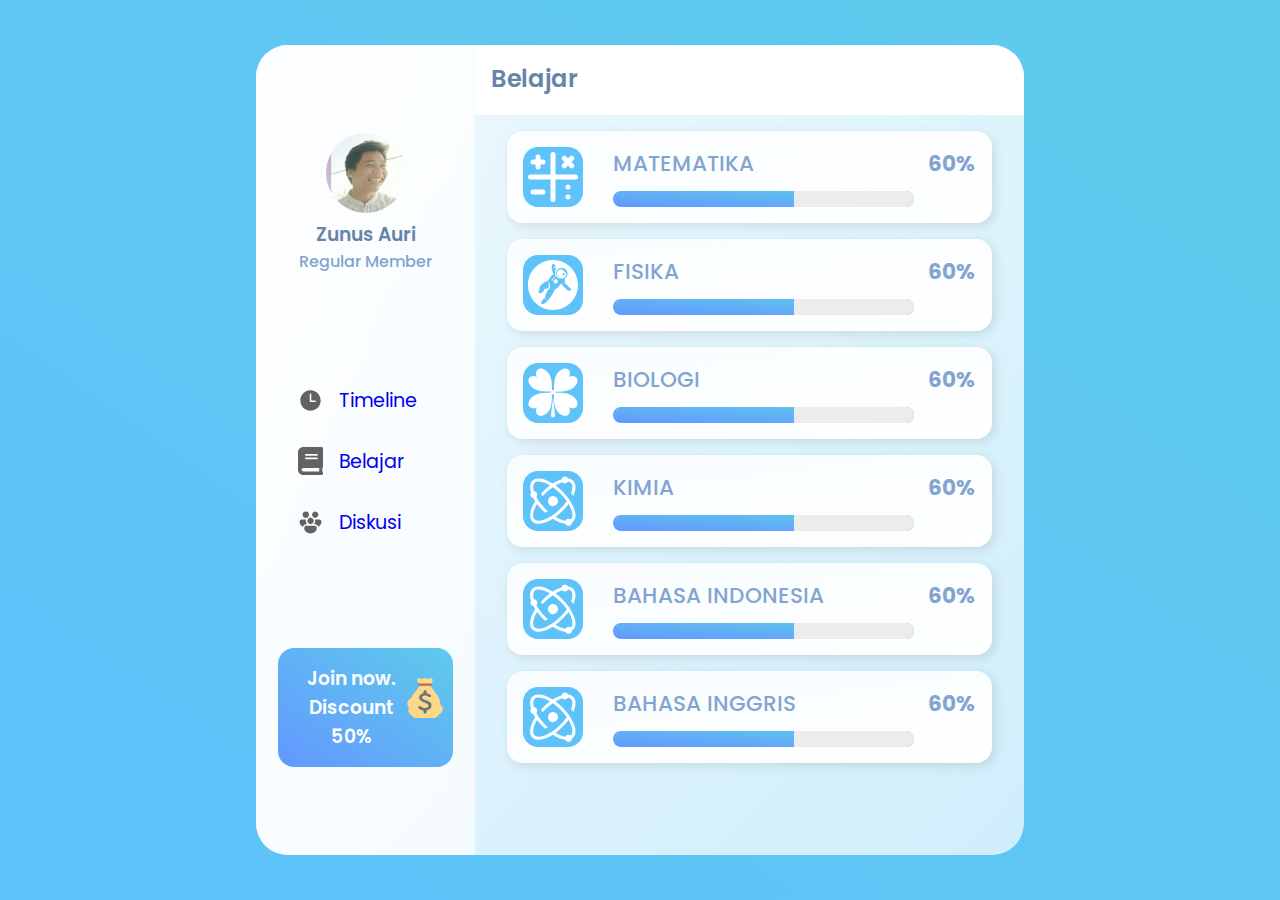
<file: index.html>
<!DOCTYPE html>
<html lang="en">
<head>
<meta charset="UTF-8">
    <meta name="viewport" content="width=device-width, initial-scale=1.0">
    <title>Tjendekia : Belajar</title>
    <link rel="preconnect" href="https://fonts.gstatic.com">
    <link href="https://fonts.googleapis.com/css2?family=Poppins:wght@400;500;700&display=swap" rel="stylesheet">
    <link rel="stylesheet" href="style.css">
</head>
<body>
    <main>
        <section class="glass">
            <div class="dashboard">
                <div class="user">
                    <img src="./Images/avatar.jpeg" alt="">
                    <h3>Zunus Auri</h3>
                    <p>Regular Member</p>
                </div>
                <div class="links">
                    <div class="link">
                        <img src="./Images/timeline.svg" alt="">
                        <a href="timeline.html">Timeline</a>
                    </div>
                    <div class="link">
                        <img src="./Images/belajar.svg" alt="">
                        <a href="index.html">Belajar</a>
                    </div>
                    <div class="link">
                        <img src="./Images/diskusi.svg" alt="">
                        <a href="diskusi.html">Diskusi</a>
                    </div>
                </div>
                <div class="pro">
                    <h3>Join now. Discount 50%</h3>
                    <img src="./Images/money.svg" alt="">
                </div>
            </div>
            <div class="menu">
                <div class="status-menu">
                    <h1>Belajar</h1>
                </div>
                <div class="contents">
                    <div class="container-contents-overflow">

                        <!-- DAFTAR KONTEN -->
                        <a href="bab.html" class="card-hyperlink">
                            <div class="card">
                                <img src="./Images/matematika.svg" alt="">
                                <div class="card-info">
                                    <h2>MATEMATIKA</h2>
                                    <div class="progress"></div>
                                </div>
                                <h2 class="percentage">60%</h2>
                            </div>
                        </a>
                        <a href="bab.html" class="card-hyperlink">
                            <div class="card">
                                <img src="./Images/fisika.svg" alt="">
                                <div class="card-info">
                                    <h2>FISIKA</h2>
                                    <div class="progress"></div>
                                </div>
                                <h2 class="percentage">60%</h2>
                            </div>
                        </a>
                        <a href="bab.html" class="card-hyperlink">
                        <div class="card">
                            <img src="./Images/biologi.svg" alt="">
                            <div class="card-info">
                                <h2>BIOLOGI</h2>
                                <div class="progress"></div>
                            </div>
                            <h2 class="percentage">60%</h2>
                        </div>
                        </a>
                        <a href="bab.html" class="card-hyperlink">
                            <div class="card">
                                <img src="./Images/kimia.svg" alt="">
                                <div class="card-info">
                                    <h2>KIMIA</h2>
                                    <div class="progress"></div>
                                </div>
                                <h2 class="percentage">60%</h2>
                            </div>                                       
                        </a>
                        <a href="bab.html" class="card-hyperlink">
                            <div class="card">
                                <img src="./Images/kimia.svg" alt="">
                                <div class="card-info">
                                    <h2>BAHASA INDONESIA</h2>
                                    <div class="progress"></div>
                                </div>
                                <h2 class="percentage">60%</h2>
                            </div>                                       
                        </a>
                        <a href="bab.html" class="card-hyperlink">
                            <div class="card">
                                <img src="./Images/kimia.svg" alt="">
                                <div class="card-info">
                                    <h2>BAHASA INGGRIS</h2>
                                    <div class="progress"></div>
                                </div>
                                <h2 class="percentage">60%</h2>
                            </div> 
                        </a>
                        
                        
                        <!-- PENUTUP DAFTAR KONTEN -->

                    </div>
                </div>
            </div>
        </section>
    </main>
    
</body>
</html>
</file>
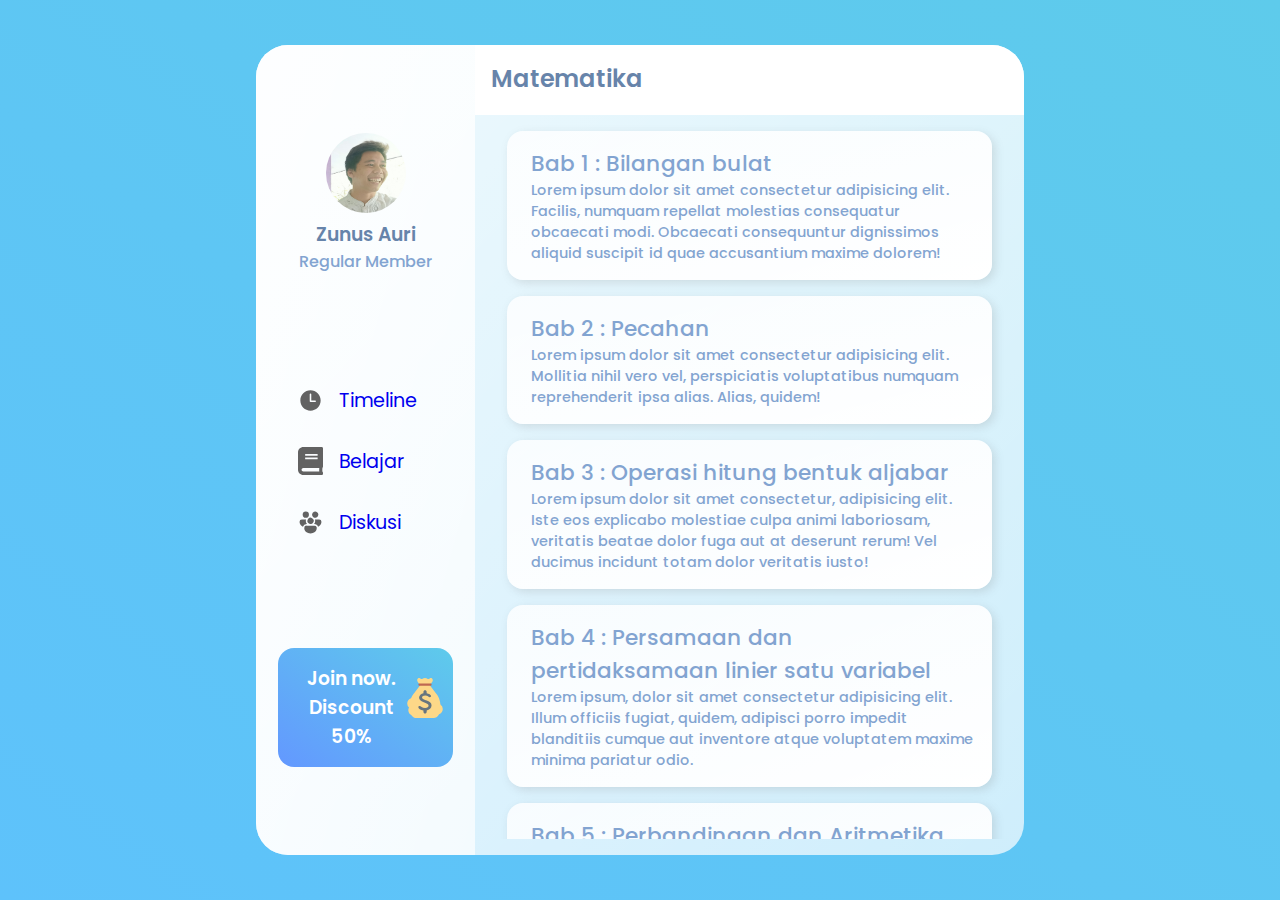
<file: bab.html>
<!DOCTYPE html>
<html lang="en">
<head>
<meta charset="UTF-8">
    <meta name="viewport" content="width=device-width, initial-scale=1.0">
    <title>Tjendekia : Belajar</title>
    <link rel="preconnect" href="https://fonts.gstatic.com">
    <link href="https://fonts.googleapis.com/css2?family=Poppins:wght@400;500;700&display=swap" rel="stylesheet">
    <link rel="stylesheet" href="style.css">
</head>
<body>
    <main>
        <section class="glass">
            <div class="dashboard">
                <div class="user">
                    <img src="./Images/avatar.jpeg" alt="">
                    <h3>Zunus Auri</h3>
                    <p>Regular Member</p>
                </div>
                <div class="links">
                    <div class="link">
                        <img src="./Images/timeline.svg" alt="">
                        <a href="timeline.html">Timeline</a>
                    </div>
                    <div class="link">
                        <img src="./Images/belajar.svg" alt="">
                        <a href="index.html">Belajar</a>
                    </div>
                    <div class="link">
                        <img src="./Images/diskusi.svg" alt="">
                        <a href="diskusi.html">Diskusi</a>
                    </div>
                </div>
                <div class="pro">
                    <h3>Join now. Discount 50%</h3>
                    <img src="./Images/money.svg" alt="">
                </div>
            </div>
            <div class="menu">
                <div class="status-menu">
                    <h1>Matematika</h1>
                </div>
                <div class="contents">
                    <div class="container-contents-overflow">

                        <!-- DAFTAR BAB -->
                        <a href="subbab.html" class="card-hyperlink">
                            <div class="card-chapter">
                                <div class="chapter-info">
                                    <h2>Bab 1 : Bilangan bulat</h2>
                                    <p>Lorem ipsum dolor sit amet consectetur adipisicing elit. Facilis, numquam repellat molestias consequatur obcaecati modi. Obcaecati consequuntur dignissimos aliquid suscipit id quae accusantium maxime dolorem!</p>
                                </div>
                            </div>
                        </a>
                        <a href="subbab.html" class="card-hyperlink">
                            <div class="card-chapter">
                                <div class="chapter-info">
                                    <h2>Bab 2 : Pecahan</h2>
                                    <p>Lorem ipsum dolor sit amet consectetur adipisicing elit. Mollitia nihil vero vel, perspiciatis voluptatibus numquam reprehenderit ipsa alias. Alias, quidem!</p>
                                </div>
                            </div>
                        </a>
                        <a href="subbab.html" class="card-hyperlink">
                            <div class="card-chapter">
                                <div class="chapter-info">
                                    <h2>Bab 3 : Operasi hitung bentuk aljabar</h2>
                                    <p>Lorem ipsum dolor sit amet consectetur, adipisicing elit. Iste eos explicabo molestiae culpa animi laboriosam, veritatis beatae dolor fuga aut at deserunt rerum! Vel ducimus incidunt totam dolor veritatis iusto!</p>
                                </div>
                            </div>
                        </a>
                        <a href="subbab.html" class="card-hyperlink">
                            <div class="card-chapter">
                                <div class="chapter-info">
                                    <h2>Bab 4 : Persamaan dan pertidaksamaan linier satu variabel</h2>
                                    <p>Lorem ipsum, dolor sit amet consectetur adipisicing elit. Illum officiis fugiat, quidem, adipisci porro impedit blanditiis cumque aut inventore atque voluptatem maxime minima pariatur odio.</p>
                                </div>
                            </div>
                        </a>
                        <a href="subbab.html" class="card-hyperlink">
                            <div class="card-chapter">
                                <div class="chapter-info">
                                    <h2>Bab 5 : Perbandingan dan Aritmetika Sosial</h2>
                                    <p>Lorem ipsum, dolor sit amet consectetur adipisicing elit. Illum officiis fugiat, quidem, adipisci porro impedit blanditiis cumque aut inventore atque voluptatem maxime minima pariatur odio.</p>
                                </div>
                            </div>
                        </a>
                        <a href="subbab.html" class="card-hyperlink">
                            <div class="card-chapter">
                                <div class="chapter-info">
                                    <h2>Bab 6 : Himpunan</h2>
                                    <p>Lorem ipsum, dolor sit amet consectetur adipisicing elit. Illum officiis fugiat, quidem, adipisci porro impedit blanditiis cumque aut inventore atque voluptatem maxime minima pariatur odio.</p>
                                </div>
                            </div>
                        </a>
                        <a href="subbab.html" class="card-hyperlink">
                            <div class="card-chapter">
                                <div class="chapter-info">
                                    <h2>Bab 7 : Garis dan Sudut</h2>
                                    <p>Lorem ipsum dolor sit amet consectetur adipisicing elit. Suscipit minus officiis harum debitis sint, beatae eligendi architecto iusto corporis blanditiis odio, doloremque accusantium sed aspernatur optio vero! Ab natus vero neque maxime officiis laboriosam sapiente?</p>
                                </div>
                            </div>
                        </a>
                        <a href="subbab.html" class="card-hyperlink">
                            <div class="card-chapter">
                                <div class="chapter-info">
                                    <h2>Bab 8 : Segitiga dan Segiempat</h2>
                                    <p>Lorem ipsum dolor sit amet consectetur adipisicing elit. Suscipit minus officiis harum debitis sint, beatae eligendi architecto iusto corporis blanditiis odio, doloremque accusantium sed aspernatur optio vero!</p>
                                </div>
                            </div>
                        </a>
                        
                        
                        
                        <!-- PENUTUP DAFTAR BAB -->

                    </div>
                </div>
            </div>
        </section>
    </main>
    
</body>
</html>
</file>
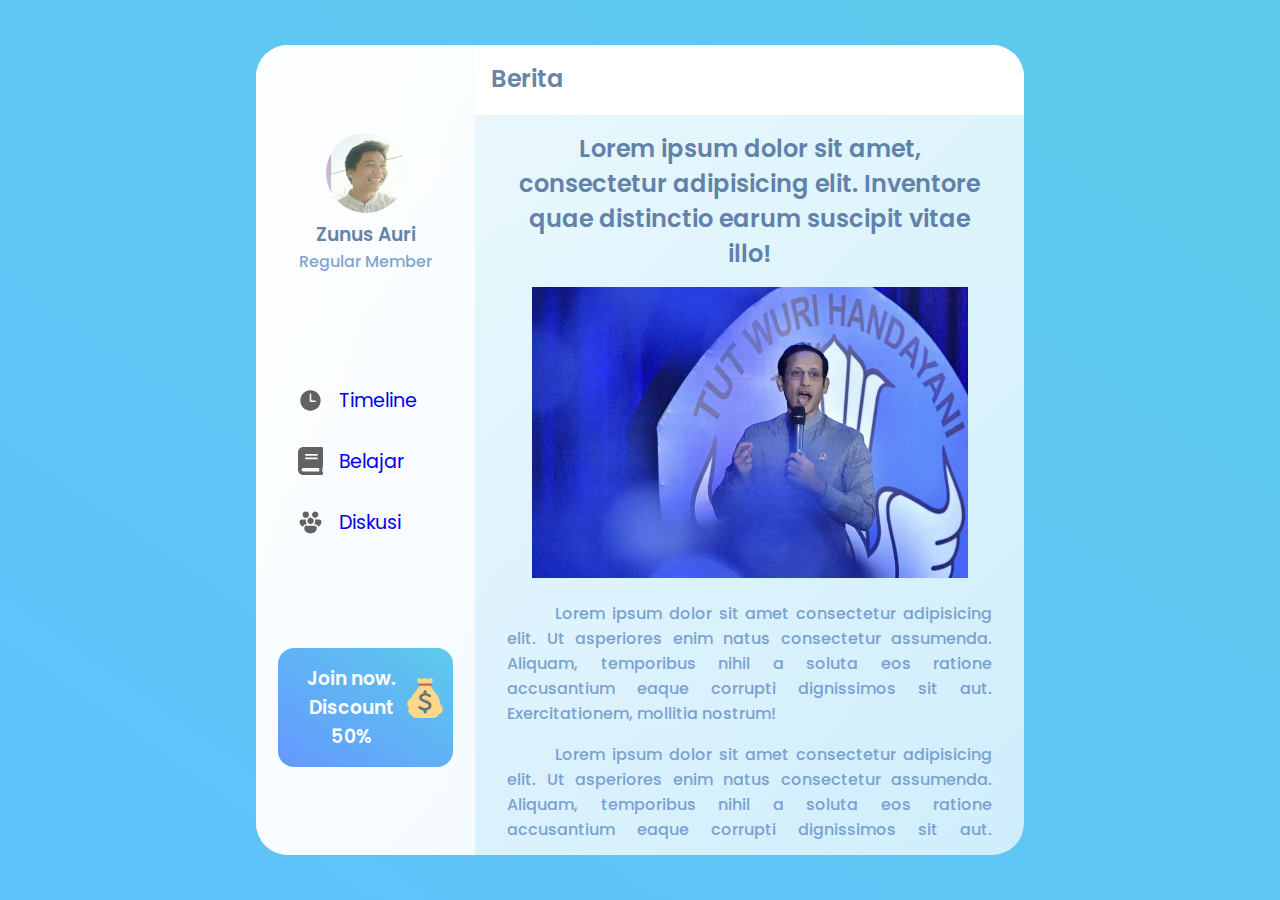
<file: berita.html>
<!DOCTYPE html>
<html lang="en">
<head>
<meta charset="UTF-8">
    <meta name="viewport" content="width=device-width, initial-scale=1.0">
    <title>Tjendekia : Timeline</title>
    <link rel="preconnect" href="https://fonts.gstatic.com">
    <link href="https://fonts.googleapis.com/css2?family=Poppins:wght@400;500;700&display=swap" rel="stylesheet">
    <link rel="stylesheet" href="style.css">
</head>
<body>
    <main>
        <section class="glass">
            <div class="dashboard">
                <div class="user">
                    <img src="./Images/avatar.jpeg" alt="">
                    <h3>Zunus Auri</h3>
                    <p>Regular Member</p>
                </div>
                <div class="links">
                    <div class="link">
                        <img src="./Images/timeline.svg" alt="">
                        <a href="timeline.html">Timeline</a>
                    </div>
                    <div class="link">
                        <img src="./Images/belajar.svg" alt="">
                        <a href="index.html">Belajar</a>
                    </div>
                    <div class="link">
                        <img src="./Images/diskusi.svg" alt="">
                        <a href="diskusi.html">Diskusi</a>
                    </div>
                </div>
                <div class="pro">
                    <h3>Join now. Discount 50%</h3>
                    <img src="./Images/money.svg" alt="">
                </div>
            </div>
            <div class="menu">
                <div class="status-menu">
                    <h1>Berita</h1>
                </div>
                <div class="contents">
                    <div class="container-contents-overflow">

                        <!-- SPACE BERITA -->
                        <div class="berita">
                            <h1>Lorem ipsum dolor sit amet, consectetur adipisicing elit. Inventore quae distinctio earum suscipit vitae illo!</h1>
                            <img src="./Images/5e2b0839bf5fd.jpeg" alt="">
                            <p>Lorem ipsum dolor sit amet consectetur adipisicing elit. Ut asperiores enim natus consectetur assumenda. Aliquam, temporibus nihil a soluta eos ratione accusantium eaque corrupti dignissimos sit aut. Exercitationem, mollitia nostrum!</p>
                            <p>Lorem ipsum dolor sit amet consectetur adipisicing elit. Ut asperiores enim natus consectetur assumenda. Aliquam, temporibus nihil a soluta eos ratione accusantium eaque corrupti dignissimos sit aut. Exercitationem, mollitia nostrum!</p>
                            <p>Lorem ipsum dolor sit amet consectetur adipisicing elit. Ut asperiores enim natus consectetur assumenda. Aliquam, temporibus nihil a soluta eos ratione accusantium eaque corrupti dignissimos sit aut. Exercitationem, mollitia nostrum!</p>
                            <p>Lorem ipsum dolor sit amet consectetur adipisicing elit. Ut asperiores enim natus consectetur assumenda. Aliquam, temporibus nihil a soluta eos ratione accusantium eaque corrupti dignissimos sit aut. Exercitationem, mollitia nostrum!</p>
                            <p>Lorem ipsum dolor sit amet consectetur adipisicing elit. Ut asperiores enim natus consectetur assumenda. Aliquam, temporibus nihil a soluta eos ratione accusantium eaque corrupti dignissimos sit aut. Exercitationem, mollitia nostrum!</p>

                        </div>
                         
                        <!-- PENUTUP SPACE BERITA -->

                    </div>
                </div>
            </div>
        </section>
    </main>
    
</body>
</html>
</file>
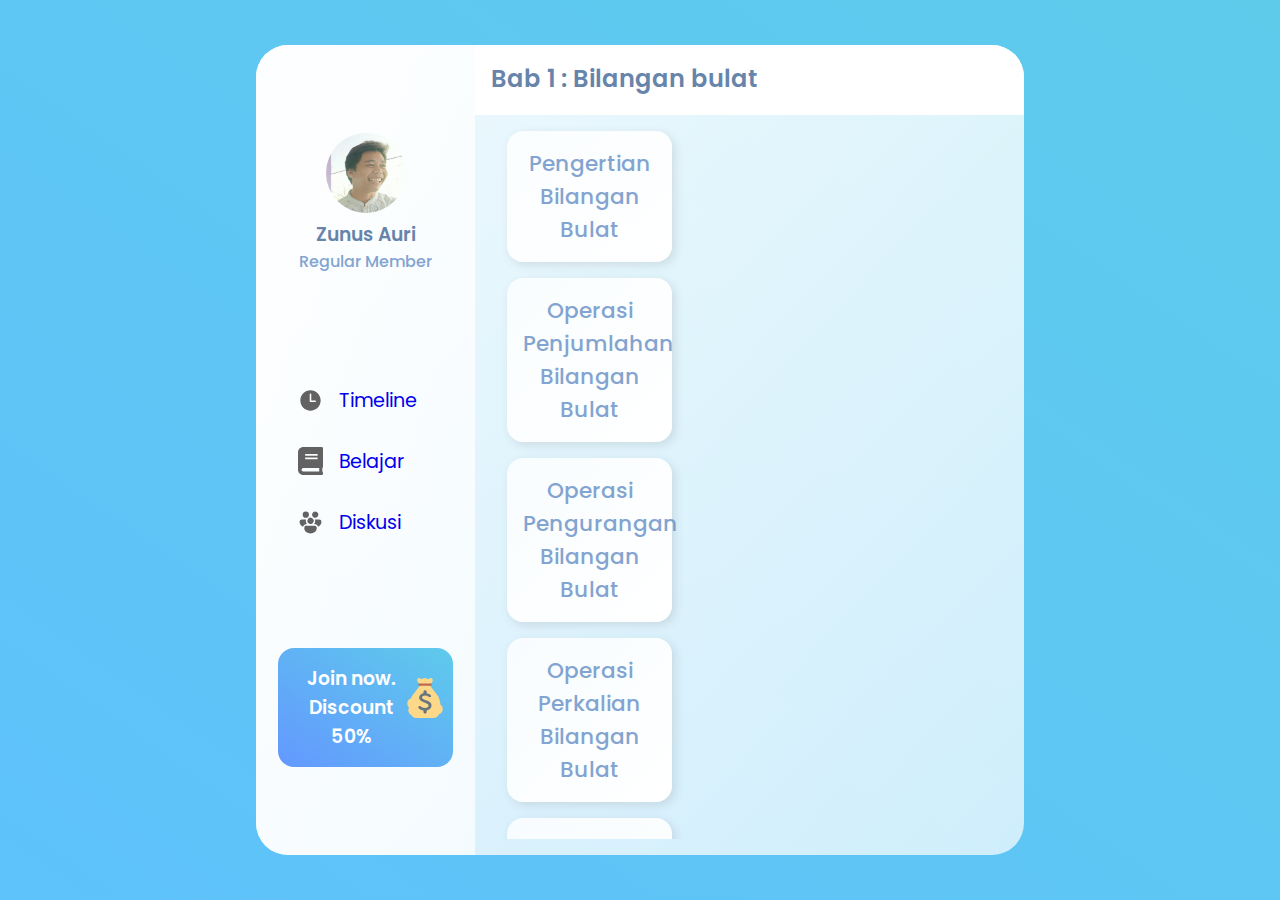
<file: subbab.html>
<!DOCTYPE html>
<html lang="en">
<head>
<meta charset="UTF-8">
    <meta name="viewport" content="width=device-width, initial-scale=1.0">
    <title>Tjendekia : Belajar</title>
    <link rel="preconnect" href="https://fonts.gstatic.com">
    <link href="https://fonts.googleapis.com/css2?family=Poppins:wght@400;500;700&display=swap" rel="stylesheet">
    <link rel="stylesheet" href="style.css">
</head>
<body>
    <main>
        <section class="glass">
            <div class="dashboard">
                <div class="user">
                    <img src="./Images/avatar.jpeg" alt="">
                    <h3>Zunus Auri</h3>
                    <p>Regular Member</p>
                </div>
                <div class="links">
                    <div class="link">
                        <img src="./Images/timeline.svg" alt="">
                        <a href="timeline.html">Timeline</a>
                    </div>
                    <div class="link">
                        <img src="./Images/belajar.svg" alt="">
                        <a href="index.html">Belajar</a>
                    </div>
                    <div class="link">
                        <img src="./Images/diskusi.svg" alt="">
                        <a href="diskusi.html">Diskusi</a>
                    </div>
                </div>
                <div class="pro">
                    <h3>Join now. Discount 50%</h3>
                    <img src="./Images/money.svg" alt="">
                </div>
            </div>
            <div class="menu">
                <div class="status-menu">
                    <h1>Bab 1 : Bilangan bulat</h1>
                </div>
                <div class="contents">
                    <div class="container-contents-overflow">

                        <!-- DAFTAR BAB -->
                        <a href="matematika.html" class="card-hyperlink">
                            <div class="card-subchapter">
                                <div class="subchapter-info">
                                    <h2>Pengertian Bilangan Bulat</h2>
                                </div>
                            </div>
                        </a>                              
                        <a href="matematika.html" class="card-hyperlink">
                            <div class="card-subchapter">
                                <div class="subchapter-info">
                                    <h2>Operasi Penjumlahan Bilangan Bulat</h2>
                                </div>
                            </div>
                        </a>                              
                        <a href="matematika.html" class="card-hyperlink">
                            <div class="card-subchapter">
                                <div class="subchapter-info">
                                    <h2>Operasi Pengurangan Bilangan Bulat</h2>
                                </div>
                            </div>
                        </a>                              
                        <a href="matematika.html" class="card-hyperlink">
                            <div class="card-subchapter">
                                <div class="subchapter-info">
                                    <h2>Operasi Perkalian Bilangan Bulat</h2>
                                </div>
                            </div>
                        </a>                              
                        <a href="matematika.html" class="card-hyperlink">
                            <div class="card-subchapter">
                                <div class="subchapter-info">
                                    <h2>Operasi Pembagian Bilangan Bulat</h2>
                                </div>
                            </div>
                        </a>                              
                        
                        <!-- PENUTUP DAFTAR BAB -->

                    </div>
                </div>
            </div>
        </section>
    </main>
    
</body>
</html>
</file>
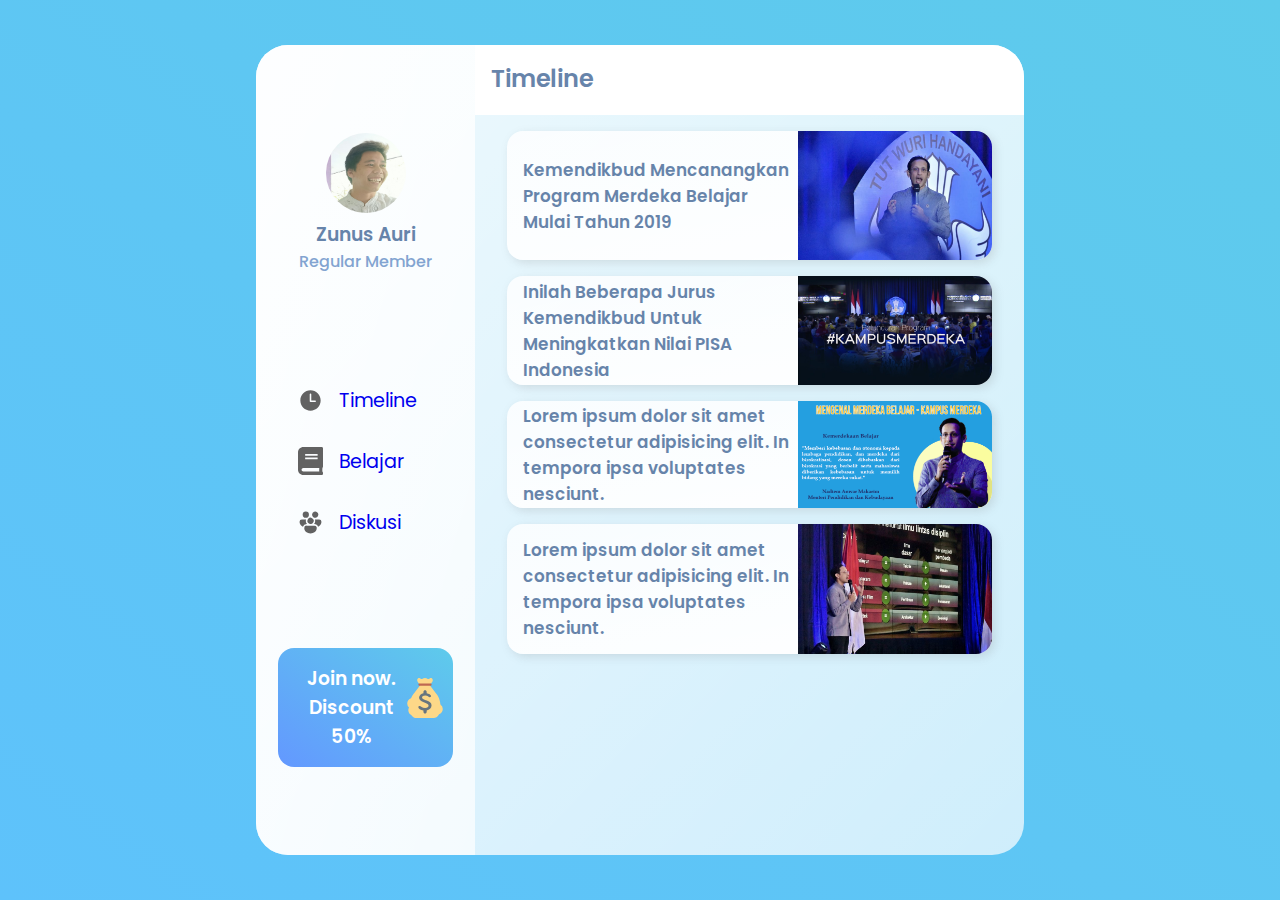
<file: timeline.html>
<!DOCTYPE html>
<html lang="en">
<head>
<meta charset="UTF-8">
    <meta name="viewport" content="width=device-width, initial-scale=1.0">
    <title>Tjendekia : Timeline</title>
    <link rel="preconnect" href="https://fonts.gstatic.com">
    <link href="https://fonts.googleapis.com/css2?family=Poppins:wght@400;500;700&display=swap" rel="stylesheet">
    <link rel="stylesheet" href="style.css">
</head>
<body>
    <main>
        <section class="glass">
            <div class="dashboard">
                <div class="user">
                    <img src="./Images/avatar.jpeg" alt="">
                    <h3>Zunus Auri</h3>
                    <p>Regular Member</p>
                </div>
                <div class="links">
                    <div class="link">
                        <img src="./Images/timeline.svg" alt="">
                        <a href="timeline.html">Timeline</a>
                    </div>
                    <div class="link">
                        <img src="./Images/belajar.svg" alt="">
                        <a href="index.html">Belajar</a>
                    </div>
                    <div class="link">
                        <img src="./Images/diskusi.svg" alt="">
                        <a href="diskusi.html">Diskusi</a>
                    </div>
                </div>
                <div class="pro">
                    <h3>Join now. Discount 50%</h3>
                    <img src="./Images/money.svg" alt="">
                </div>
            </div>
            <div class="menu">
                <div class="status-menu">
                    <h1>Timeline</h1>
                </div>
                <div class="contents">
                    <div class="container-contents-overflow">

                        <!-- DAFTAR KONTEN -->
                        <a href="berita.html" class="card-hyperlink">
                            <div class="card-timeline">
                                <div class="timeline-info">
                                    <h3>Kemendikbud Mencanangkan Program Merdeka Belajar Mulai Tahun 2019</h3>
                                </div>
                                <img src="./Images/5e2b0839bf5fd.jpeg" alt="">
                            </div>
                        </a>
                        <a href="berita.html" class="card-hyperlink">
                            <div class="card-timeline">
                                <div class="timeline-info">
                                    <h3>Inilah Beberapa Jurus Kemendikbud Untuk Meningkatkan Nilai PISA Indonesia</h3>
                                </div>
                                <img src="./Images/Merdeka-belajar-kampus-merdeka.jpg" alt="">
                            </div>
                        </a>
                        <a href="berita.html" class="card-hyperlink">
                            <div class="card-timeline">
                                <div class="timeline-info">
                                    <h3>Lorem ipsum dolor sit amet consectetur adipisicing elit. In tempora ipsa voluptates nesciunt.</h3>
                                </div>
                                <img src="./Images/Merdeka-Belajar-kampus-medeka-nadim.png" alt="">
                            </div>
                        </a>
                        <a href="berita.html" class="card-hyperlink">
                            <div class="card-timeline">
                                <div class="timeline-info">
                                    <h3>Lorem ipsum dolor sit amet consectetur adipisicing elit. In tempora ipsa voluptates nesciunt.</h3>
                                </div>
                                <img src="./Images/5e2bc3fe8c144.jpeg" alt="">
                            </div>
                        </a>
                         
                        <!-- PENUTUP DAFTAR KONTEN -->

                    </div>
                </div>
            </div>
        </section>
    </main>
    
</body>
</html>
</file>
<file: style.css>
* {
    margin: 0;
    padding: 0;
    box-sizing: border-box;
}

h1 {
    color: #426696;
    font-weight: 600;
    font-size: 1.5rem;
    opacity: 0.8;
}

h2,
p {
    color: #658ec6;
    font-weight: 500;
    opacity: 0.8;
}

h3 {
    color: #426696;
    font-weight: 600;
    opacity: 0.8;
}

main {
    font-family: 'Poppins', sans-serif;
    min-height: 100vh;
    background: linear-gradient(to right top, #5EC2FB, #5ECBEB);
    display: flex;
    align-items: center;
    justify-content: center;
}

.glass {
    background: white;
    min-height: 90vh;
    width: 60%;
    background: linear-gradient(to right bottom, rgba(255, 255, 255, 0.9), rgba(255, 255, 255, 0.7));
    border-radius: 2rem;
    display: flex;
}

.dashboard {
    flex: 1;
    display: flex;
    flex-direction: column;
    align-items: center;
    justify-content: space-evenly;
    text-align: center;
    background: linear-gradient(to right bottom, rgba(255, 255, 255, 0.9), rgba(255, 255, 255, 0.7));
    border-radius: 2rem 0 0 2rem;
}

.dashboard .user img {
    width: 80px;
    border-radius: 50%;
}

.dashboard .links .link img {
    width: 25px;
}

.link {
    display: flex;
    margin: 1rem 0rem;
    padding: 0.5rem 2rem;
    align-items: center;
}

.link a {
    text-decoration: none;
    padding: 0rem 1rem;
    font-size: 1.2rem;
}

.pro {
    width: 80%;
    background: linear-gradient(to right top, #6398FF, #5ECBEB);
    border-radius: 1rem;
    color: white;
    padding: 1rem;
    display: flex;
    position: relative;
}

.pro img {
    position: absolute;
    width: 2.5rem;
    top: 25%;
    right: 5%;
}

.pro h3 {
    width: 80%;
    color: white;
    font-weight: 600;
    opacity: 1;
}

/* MENU */
.menu {
    flex: 2.5;
    display: flex;
    flex-direction: column;
    height: 90vh;
}

.status-menu {
    display: flex;
    height: 70px;
    background: white;
    padding: 1rem;
    border-radius: 0 2rem 0 0;
}


.contents {
    display: flex;
    flex: 1;
    min-height: 0;
    margin-bottom: 1rem;
    width: ;
}


.container-contents-overflow {
    flex: 1;
    overflow: auto;
}

::-webkit-scrollbar {
    width: 10px;
}

::-webkit-scrollbar-thumb {
    background: linear-gradient(transparent, #5ECBEB);
    border-radius: 5px;
}

/* STYLING DAFTAR MATA PELAJARAN */
.card-hyperlink {
    text-decoration: none;
}

.card {
    display: flex;
    background: linear-gradient(to left top, rgba(255, 255, 255, 1), rgba(255, 255, 255, 0.8));
    border-radius: 1rem;
    margin: 1rem 2rem;
    padding: 1rem;
    font-size: 0.9rem;
    box-shadow: 3px 3px 10px rgba(122, 122, 122, 0.2);
    justify-content: space-between;
}

.card img {
    width: 60px;
}

.card .card-info {
    display: flex;
    flex-direction: column;
    justify-content: space-between;
    width: 70%;
    padding-left: 1rem;
}

.progress {
    background: linear-gradient(to right top, #6398FF, #5ECBEB);
    width: 100%;
    height: 16px;
    border-radius: 8px;
    position: relative;
    overflow: hidden;
}

.progress::after {
    content: "";
    width: 100%;
    height: 100%;
    background: rgb(236, 236, 236);
    position: absolute;
    left: 60%;
}

.percentage {
    font-weight: bold;
}


/* STYLING DAFTAR KONTEN TIMELINE */
.card-timeline {
    display: flex;
    background: linear-gradient(to left top, rgba(255, 255, 255, 1), rgba(255, 255, 255, 0.8));
    border-radius: 1rem;
    margin: 1rem 2rem;
    font-size: 0.9rem;
    box-shadow: 3px 3px 10px rgba(122, 122, 122, 0.2);
    justify-content: space-between;
}

.card-timeline .timeline-info {
    display: flex;
    flex-direction: column;
    /* width: 70%; */
    /* justify-content: space-between; */
    /* margin: 1rem; */
}

.timeline-info {
    padding-left: 1rem;
    justify-content: center;
}

.card-timeline img {
    width: 40%;
    border-radius: 0 1rem 1rem 0;
}

/* STYLING SPACE BERITA */
.berita {
    margin: 1rem 2rem;
    text-align: center;
}

.berita img {
    margin-top: 1rem;
    width: 90%;
}

.berita p {
    margin-top: 1rem;
    text-align: justify;
    text-indent: 3rem;
}

/* STYLING DAFTAR BAB */
.card-chapter {
    display: flex;
    background: linear-gradient(to left top, rgba(255, 255, 255, 1), rgba(255, 255, 255, 0.8));
    border-radius: 1rem;
    margin: 1rem 2rem;
    padding: 1rem;
    font-size: 0.9rem;
    box-shadow: 3px 3px 10px rgba(122, 122, 122, 0.2);
    justify-content: space-between;
}

.card-chapter .chapter-info {
    display: flex;
    flex-direction: column;
    justify-content: space-between;
    padding-left: 0.5rem;
}

/* STYLING DAFTAR SUBBAB */

.card-subchapter {
    width: 30%;
    background: linear-gradient(to left top, rgba(255, 255, 255, 1), rgba(255, 255, 255, 0.8));
    border-radius: 1rem;
    margin: 1rem 2rem;
    padding: 1rem;
    font-size: 0.9rem;
    box-shadow: 3px 3px 10px rgba(122, 122, 122, 0.2);
    /* justify-content: space-between; */
    text-align: center;
}

.card-subchapter .chapter-info {
    padding-left: 1rem;
}
</file>
